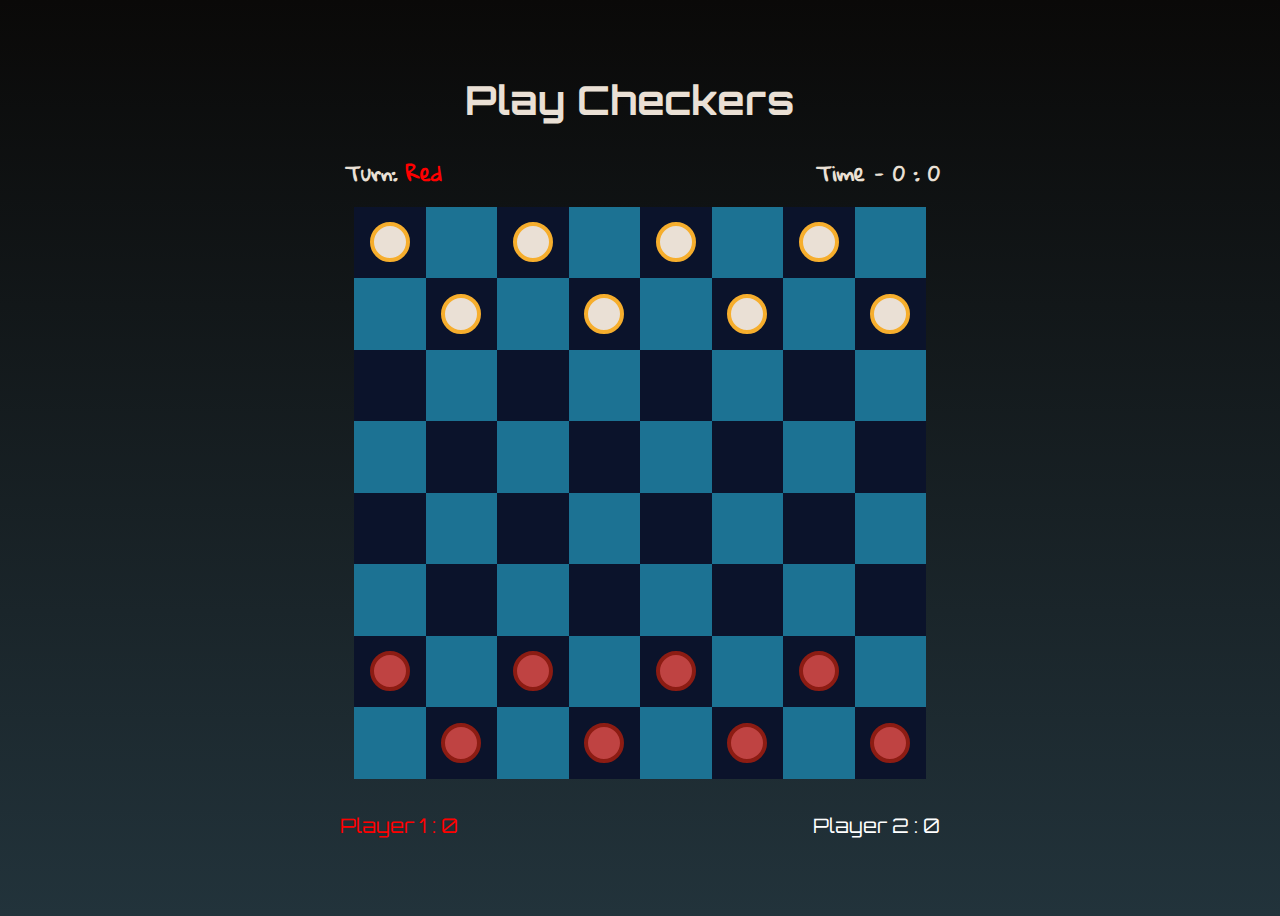
<file: index.html>
<!DOCTYPE html>
<html lang="en">
	<head>
		<meta charset="UTF-8" />
		<meta name="viewport" content="width=device-width, initial-scale=1.0" />
		<title>Checkers</title>
		<link rel="stylesheet" href="css/style.css" />
		<link rel="preconnect" href="https://fonts.gstatic.com" crossorigin />
		<link
			href="https://fonts.googleapis.com/css2?family=Martian+Mono:wght@700&family=Open+Sans:wght@300&family=Roboto:ital,wght@0,700;1,400&display=swap"
			rel="stylesheet"
		/>
		<link rel="preconnect" href="https://fonts.googleapis.com" />
		<link rel="preconnect" href="https://fonts.gstatic.com" crossorigin />
		<link
			href="https://fonts.googleapis.com/css2?family=Gloria+Hallelujah&family=Martian+Mono:wght@700&family=Open+Sans:wght@300&family=Roboto:ital,wght@0,700;1,400&display=swap"
			rel="stylesheet"
		/>

		<link rel="preconnect" href="https://fonts.googleapis.com" />
		<link rel="preconnect" href="https://fonts.gstatic.com" crossorigin />
		<link
			href="https://fonts.googleapis.com/css2?family=Gloria+Hallelujah&family=Martian+Mono:wght@700&family=Open+Sans:wght@300&family=Orbitron:wght@400;800&family=Press+Start+2P&family=Roboto:ital,wght@0,700;1,400&display=swap"
			rel="stylesheet"
		/>
		<script defer src="js/script.js"></script>
	</head>
	<body>
		<div class="container">
			<header>
				<h1>Play Checkers</h1>
			</header>
			<div class="status">
				<div class="turn">
					<span >Turn: <span class="turn-color">Red</span> </span>
					
				</div>
				<div class="time">Time - <span class="display-time">0 : 0</span></div>
			</div>
			<div class="board">
				<div id="r0c0" class="square dark"></div>
				<div id="r0c1" class="square light l1"></div>
				<div id="r0c2" class="square dark"></div>
				<div id="r0c3" class="square light l2"></div>
				<div id="r0c4" class="square dark"></div>
				<div id="r0c5" class="square light l3"></div>
				<div id="r0c6" class="square dark"></div>
				<div id="r0c7" class="square light l4"></div>

				<div id="r1c0" class="square light l5"></div>
				<div id="r1c1" class="square dark"></div>
				<div id="r1c2" class="square light l6"></div>
				<div id="r1c3" class="square dark"></div>
				<div id="r1c4" class="square light l7"></div>
				<div id="r1c5" class="square dark"></div>
				<div id="r1c6" class="square light l8"></div>
				<div id="r1c7" class="square dark"></div>

				<div id="r2c0" class="square dark"></div>
				<div id="r2c1" class="square light l9"></div>
				<div id="r2c2" class="square dark"></div>
				<div id="r2c3" class="square light l10"></div>
				<div id="r2c4" class="square dark"></div>
				<div id="r2c5" class="square light l11"></div>
				<div id="r2c6" class="square dark"></div>
				<div id="r2c7" class="square light l12"></div>

				<div id="r3c0" class="square light l13"></div>
				<div id="r3c1" class="square dark"></div>
				<div id="r3c2" class="square light l14"></div>
				<div id="r3c3" class="square dark"></div>
				<div id="r3c4" class="square light l15"></div>
				<div id="r3c5" class="square dark"></div>
				<div id="r3c6" class="square light l16"></div>
				<div id="r3c7" class="square dark"></div>

				<div id="r4c0" class="square dark"></div>
				<div id="r4c1" class="square light l17"></div>
				<div id="r4c2" class="square dark"></div>
				<div id="r4c3" class="square light l18"></div>
				<div id="r4c4" class="square dark"></div>
				<div id="r4c5" class="square light l19"></div>
				<div id="r4c6" class="square dark"></div>
				<div id="r4c7" class="square light l20"></div>

				<div id="r5c0" class="square light l21"></div>
				<div id="r5c1" class="square dark"></div>
				<div id="r5c2" class="square light l22"></div>
				<div id="r5c3" class="square dark"></div>
				<div id="r5c4" class="square light l23"></div>
				<div id="r5c5" class="square dark"></div>
				<div id="r5c6" class="square light l24"></div>
				<div id="r5c7" class="square dark"></div>

				<div id="r6c0" class="square dark"></div>
				<div id="r6c1" class="square light l25"></div>
				<div id="r6c2" class="square dark"></div>
				<div id="r6c3" class="square light l26"></div>
				<div id="r6c4" class="square dark"></div>
				<div id="r6c5" class="square light l27"></div>
				<div id="r6c6" class="square dark"></div>
				<div id="r6c7" class="square light l28"></div>

				<div id="r7c0" class="square light l29"></div>
				<div id="r7c1" class="square dark"></div>
				<div id="r7c2" class="square light l30"></div>
				<div id="r7c3" class="square dark"></div>
				<div id="r7c4" class="square light l31"></div>
				<div id="r7c5" class="square dark"></div>
				<div id="r7c6" class="square light l32"></div>
				<div id="r7c7" class="square dark"></div>
			</div>
			<div class="player-points">
				<div class="points">
					<div class="player1">Player 1 : <span class="player1-point">0</span></div>
					<div class="player2">Player 2 : <span class="player2-point">0</span></div>
				</div>
			</div>
			<div class="player-won"></div>

			<button>Play Again</button>
		</div>
	</body>
</html>
</file>
<file: css/style.css>
*{
    box-sizing: border-box;
}

body {
    /* background-color: #4f0c17; */
    color: #eae0d5;
    font-family: 'Orbitron', sans-serif;
    background: linear-gradient(#0a0908, #22333b);
    height: 100vh;
}
.container {
    margin-top: 0px;
    display: flex;
    flex-direction: column;
    justify-content: center;
    align-items: center;
    

}
header {
    font-family: 'Orbitron', sans-serif;
    font-weight:800 ;
    font-size: 20px;
    margin-right: 22px;
    margin-top: 40px;
}

.status {
    width:620px;
    display: flex;
    justify-content: space-between;
    margin-left: 30px;
    font-family: 'Gloria Hallelujah', cursive;
    font-weight: bold;
    font-size: 20px;

}

.turn{

}

.turn-color {
    color: red;
}

.time {
    margin-right: 25px;
}


.board {
   
    display: grid;
    grid-template-columns: repeat(8, 1fr);
    grid-template-rows: repeat(8, 1fr);
    width: 600px;
    height: 600px;
    border:14px solid transparent;
     
    /* margin-right: 80px; */
}

.square {
  /* height: 80px;
  width: 80px; */ 
  
    display: flex;
    justify-content: center;
    align-items: center;
}

/* .light {
    background-color: #000000;

}

.dark {
    background-color: #ec7f03;

} */

.piece {
    border-radius: 50%;
    width: 40px;
    height: 40px;
    margin: 5px;
    
}


.white {
    background-color: #eae0d5;
    border: 4px solid #f6ae2d;
}

.red {
    background-color: #bf4342;
    border: 4px solid #8c1c13;
}
button {
    background-color: yellow;
    color: black;
    border: 0.4vmin solid black;
    margin-top: 10px;
    margin-left: 20px;
    border-radius: 4vmin;
    height: 5vmin;
    width: 20vmin;
    font-weight: bold;
    font-family: 'Orbitron', sans-serif;

}
.player-points{
    margin-top: 20px;
    display: flex;
    flex-direction: column;
    align-items: center;
    /* background-color: #470bc7; */
    font-size: 30px;
}
.points{
    display: flex;
    justify-content: space-between;
    font-size: 20px;
    /* background-color: #08a18a; */
    width: 600px;
}

.player1 {
    color:red;
}
.player2 {
    color:white;
}

.king {
    display: flex;
    justify-content: center;
    align-items: center;
    color: #22333b;
    font-weight: bold;
}

.player-won {
    margin-top: -10px;
    font-family: 'Orbitron', sans-serif;
    font-size: 30px;
    background-color: rgb(0, 0, 0);
    padding: 10px;    
    
}

.time-won {
    margin-right: 256px;
    position: relative;
    bottom: 15px;
    font-size: 25px;
}
</file>
